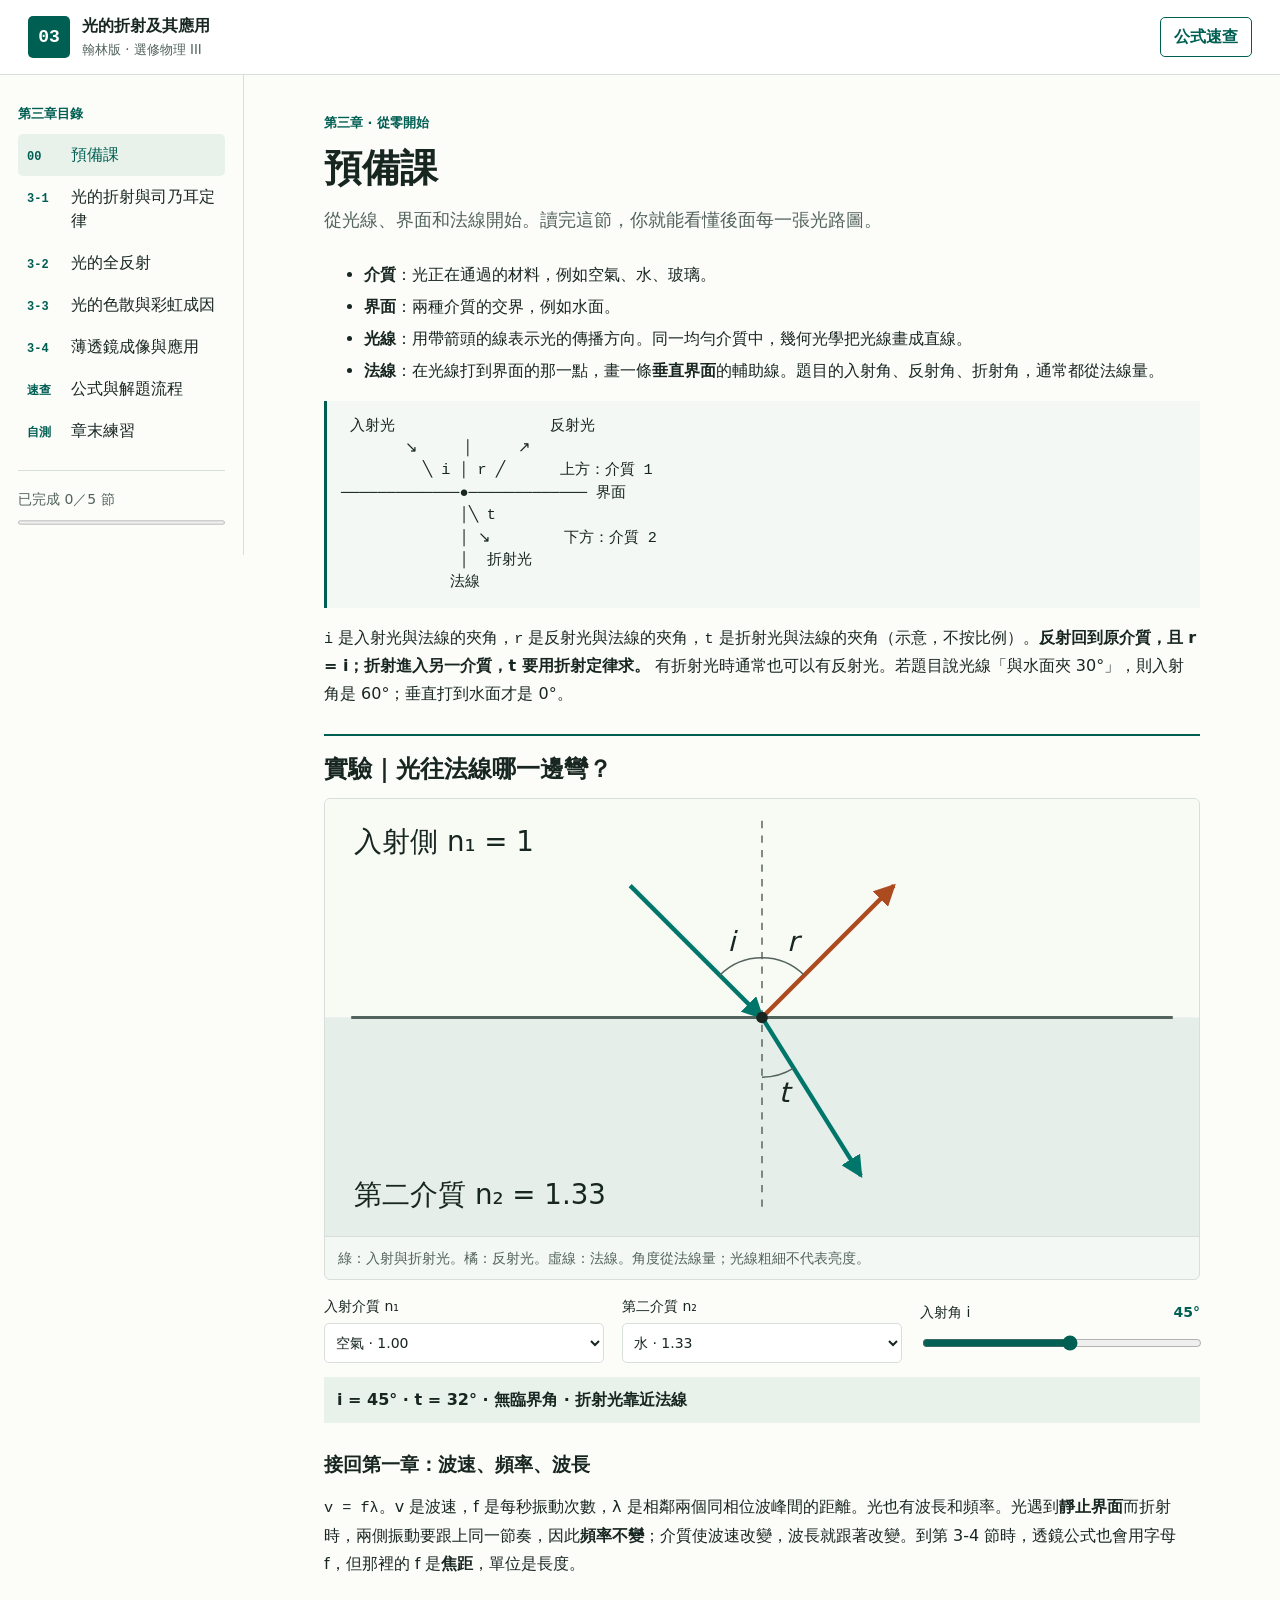
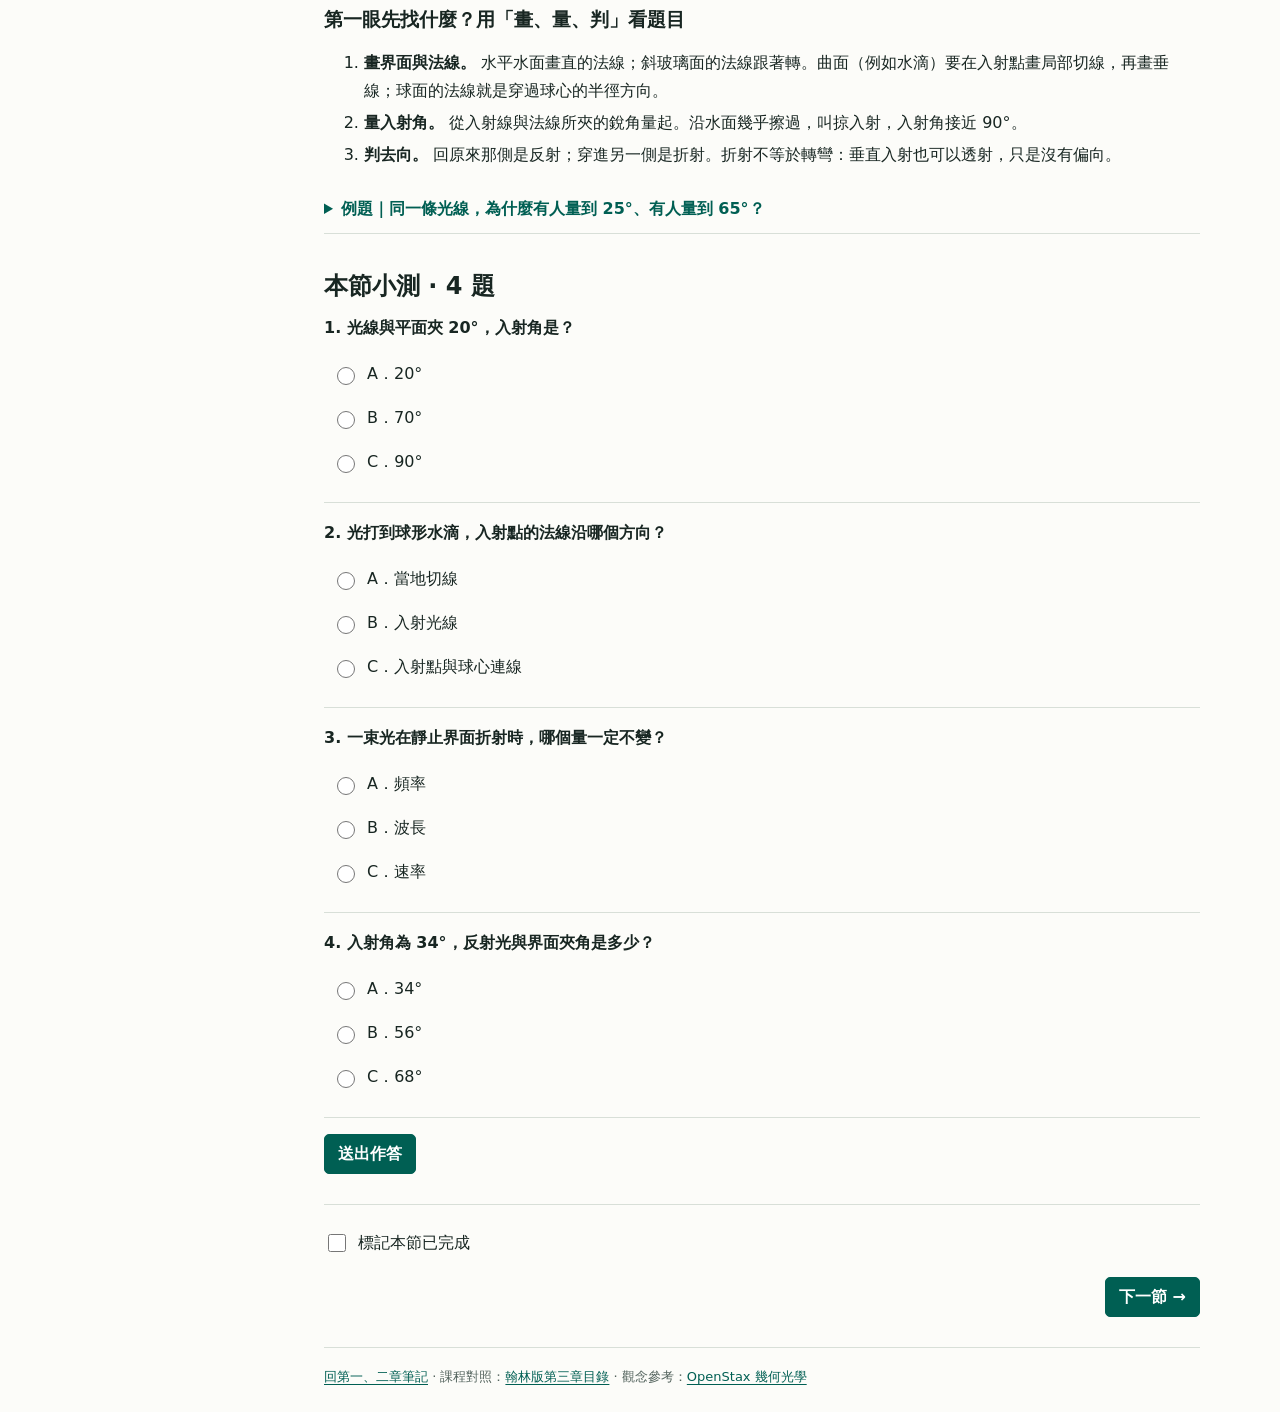
<file: refraction/index.html>
<!doctype html>
<html lang="zh-Hant">
<head>
  <meta charset="utf-8">
  <meta name="viewport" content="width=device-width, initial-scale=1">
  <title>光的折射及其應用｜選修物理 III</title>
  <link rel="stylesheet" href="physics-iii-ch03.css">
  <script defer src="physics-iii-ch03-lessons.js"></script>
  <script defer src="physics-iii-ch03-quiz.js"></script>
  <script defer src="physics-iii-ch03-app.js"></script>
</head>
<body>
  <header class="top"><div class="top-inner">
    <a class="brand" href="#basics"><span class="chapter-mark" aria-hidden="true">03</span><span>光的折射及其應用<small>翰林版 · 選修物理 III</small></span></a>
    <a class="button secondary" href="#formulas">公式速查</a>
  </div></header>
  <div class="layout">
    <aside><nav aria-label="章節"><p class="nav-label">第三章目錄</p><div id="navigation"></div></nav>
      <div class="progress"><label for="meter" id="progress-label">已完成 0／5 節</label><progress id="meter" value="0" max="5"></progress></div>
    </aside>
    <main id="main">
      <p class="eyebrow" id="section-code"></p>
      <h1 id="lesson-title" tabindex="-1"></h1>
      <p class="lede" id="lesson-lede"></p>
      <div id="lesson"></div>
      <div id="practice"></div>
      <div id="lesson-footer" class="lesson-footer" hidden>
        <label class="done"><input type="checkbox" id="complete"> 標記本節已完成</label>
        <div class="pager" id="pager"></div>
      </div>
      <noscript><p>請開啟 JavaScript，或閱讀<a href="physics-iii-ch03-refraction-notes.md">文字版筆記</a>。</p></noscript>
      <footer><a href="../">回第一、二章筆記</a> · 課程對照：<a href="https://www.junyiacademy.org/topics/h12a-physics-unit3">翰林版第三章目錄</a> · 觀念參考：<a href="https://openstax.org/books/university-physics-volume-3/pages/1-summary">OpenStax 幾何光學</a></footer>
    </main>
  </div>
</body>
</html>
</file>
<file: refraction/physics-iii-ch03.css>
:root{color-scheme:light;--paper:#fcfcf9;--ink:#182622;--muted:#53635d;--rule:#d8dfd8;--accent:#005f53;--soft:#e8f2eb;--warm:#a0441b;--white:#fff;--plot:#f4f8f5}
*{box-sizing:border-box}body{margin:0;background:var(--paper);color:var(--ink);font:16px/1.75 system-ui,"Microsoft JhengHei",sans-serif}
[hidden]{display:none!important}a{color:var(--accent);text-underline-offset:.22em}button,input,select{font:inherit}button,select,label:has(input){cursor:pointer}button:focus-visible,a:focus-visible,input:focus-visible,select:focus-visible{outline:3px solid #a0441b;outline-offset:3px}
.top{border-bottom:1px solid var(--rule);background:var(--white)}.top-inner{max-width:1280px;margin:auto;padding:16px 28px;display:flex;align-items:center;justify-content:space-between;gap:12px}
.brand{display:flex;align-items:center;gap:12px;font-weight:750;line-height:1.3;text-decoration:none;color:var(--ink)}.brand small{display:block;margin-top:4px;color:var(--muted);font-weight:500}.chapter-mark{display:grid;place-items:center;width:42px;height:42px;background:var(--accent);color:white;border-radius:5px;flex:none;font:650 18px/1 ui-monospace,monospace}
.layout{display:grid;grid-template-columns:244px minmax(0,1fr);max-width:1280px;margin:auto}.layout aside{border-right:1px solid var(--rule);padding:28px 18px;align-self:start;position:sticky;top:0}.nav-label,.eyebrow{margin:0 0 8px;font-size:13px;font-weight:750;color:var(--accent)}nav a{display:flex;gap:9px;padding:9px;text-decoration:none;line-height:1.5;color:var(--ink);border-radius:5px;align-items:baseline}nav a[aria-current="page"],nav a:hover{background:var(--soft);color:var(--accent)}.nav-code{font:650 12px/1.4 ui-monospace,monospace;min-width:35px;color:var(--accent)}.nav-state{margin-left:auto;color:var(--accent)}.progress{border-top:1px solid var(--rule);padding-top:16px;margin-top:18px;font-size:14px;color:var(--muted)}progress{width:100%;height:9px;accent-color:var(--accent);display:block;margin-top:7px}
main{width:100%;max-width:960px;padding:37px 42px 24px;margin-inline:auto;min-width:0}h1,h2,h3{line-height:1.35;overflow-wrap:anywhere}h1{font-size:38px;margin:0 0 10px;font-weight:800}h2{font-size:24px;margin:36px 0 12px}h3{font-size:19px;margin:29px 0 9px}.lede{margin:0 0 25px;color:var(--muted);font-size:18px}.lesson-footer,footer{border-top:1px solid var(--rule);margin-top:30px;padding-top:18px}footer{font-size:13px;color:var(--muted)}
p,li{overflow-wrap:anywhere}li+li{margin-top:4px}pre{max-width:100%;overflow:auto;border-left:3px solid var(--accent);padding:14px;background:var(--plot);line-height:1.4}img{display:block;max-width:100%;height:auto}table{width:100%;border-collapse:collapse;margin:14px 0 20px}th,td{text-align:left;vertical-align:top;padding:9px 10px;border-bottom:1px solid var(--rule);overflow-wrap:anywhere}th{color:var(--accent);background:var(--soft)}.table-wrap{max-width:100%;overflow:auto}code{font-size:.95em}
.lab{border-top:2px solid var(--accent);margin:26px 0;padding-top:2px}.lab h2{margin-top:15px}.lab figure{margin:0;background:var(--plot);border:1px solid var(--rule);border-radius:6px;overflow:hidden}.lab svg{display:block;width:100%;height:auto;aspect-ratio:2}.lab figcaption{padding:9px 13px;border-top:1px solid var(--rule);color:var(--muted);font-size:14px}.lab-controls,.pager,.scoreline{display:flex;gap:10px 18px;align-items:center;flex-wrap:wrap;margin-top:14px}.lab-controls label{display:grid;gap:4px;flex:1 1 140px;font-size:14px}.lab-controls input{width:100%;accent-color:var(--accent);min-height:24px}.lab-controls select{width:100%;min-height:40px;border:1px solid var(--rule);border-radius:5px;padding:4px 7px;background:var(--white);color:var(--ink)}.readout{padding:9px 13px;margin:14px 0;background:var(--soft);font-weight:650}
.example,details{border-bottom:1px solid var(--rule);padding:10px 0}summary{cursor:pointer;font-weight:700;color:var(--accent)}summary:focus-visible{outline:2px solid var(--warm)}.lesson-footer .done{display:inline-flex;align-items:center;gap:9px;min-height:40px}input[type=checkbox],input[type=radio]{accent-color:var(--accent);width:18px;height:18px;flex:none}.pager{justify-content:space-between}
.button,button{min-height:40px;display:inline-flex;align-items:center;justify-content:center;padding:5px 13px;border:1px solid var(--accent);border-radius:5px;background:var(--accent);color:white;text-decoration:none;font-weight:650;line-height:1.35;text-align:center}.button.secondary,button.secondary{background:var(--white);color:var(--accent)}.button:hover,button:hover{filter:brightness(.94)}
.quiz{margin-top:26px}.quiz fieldset{border:0;border-bottom:1px solid var(--rule);padding:10px 0 18px;margin:0 0 16px;min-width:0}.quiz legend{font-weight:750;padding:0}.option{display:flex;align-items:center;gap:9px;min-height:44px;padding:4px 8px}.option:has(input:checked){background:var(--soft)}.feedback{margin:7px 0 0;padding:8px 12px;border-left:3px solid var(--accent);background:var(--soft)}.feedback.wrong,.alert{color:#8b3219}.feedback.wrong{border-color:var(--warm);background:#fbefe7}
@media(max-width:800px){.layout{grid-template-columns:1fr}.layout aside{position:static;border-right:0;border-bottom:1px solid var(--rule);padding:10px 18px}#navigation{display:flex;flex-wrap:wrap;gap:3px 8px}nav a{min-height:42px;align-items:center}.progress{display:flex;align-items:center;gap:12px;border:0;padding:0;margin:5px 0}.progress label{flex:none}.progress progress{max-width:160px;margin:0}main{padding:25px 20px}h1{font-size:31px}.top-inner{padding:12px 18px}}
@media(max-width:430px){body{font-size:15px}.top-inner{padding-inline:12px}.brand{gap:7px}.chapter-mark{width:32px;height:36px}.brand small{font-size:11px}main{padding:22px 14px}h1{font-size:27px}.lede{font-size:16px}th,td{padding:6px}.lab-controls{gap:6px 12px}.lab-controls label{flex-basis:125px}.top .button{padding-inline:8px;flex:none}}
.range-heading,.lab-presets{display:flex;gap:6px 10px;flex-wrap:wrap;align-items:center}.range-heading{justify-content:space-between}.range-value{color:var(--accent);font-variant-numeric:tabular-nums;font-weight:700;white-space:nowrap}.lab-presets{margin-top:12px}.lab-presets button{min-height:44px;font-size:14px}.lab-presets button[aria-pressed="true"]{background:var(--accent);color:#fff}
@media print{aside,.top,.lab-controls,.lab-presets,.pager,.done,.quiz button{display:none}.layout{display:block}main{padding:0}}
</file>
